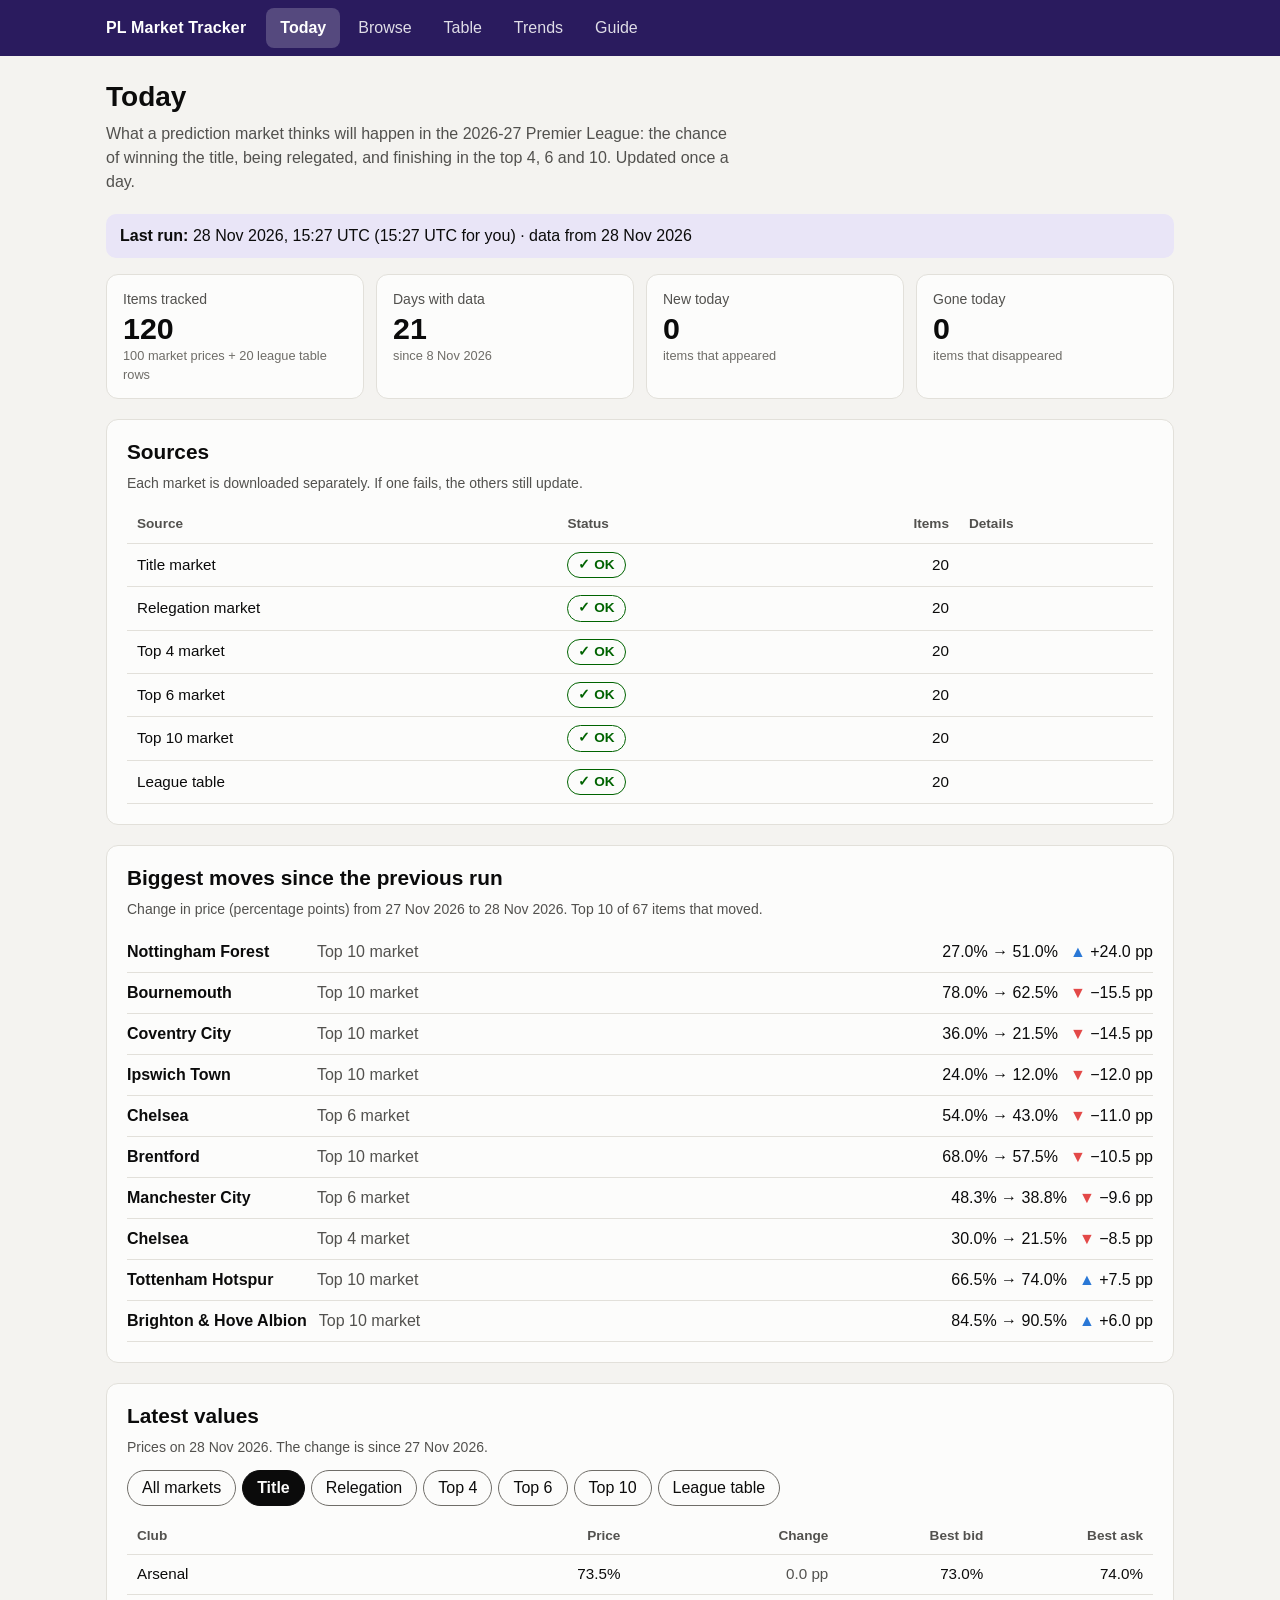
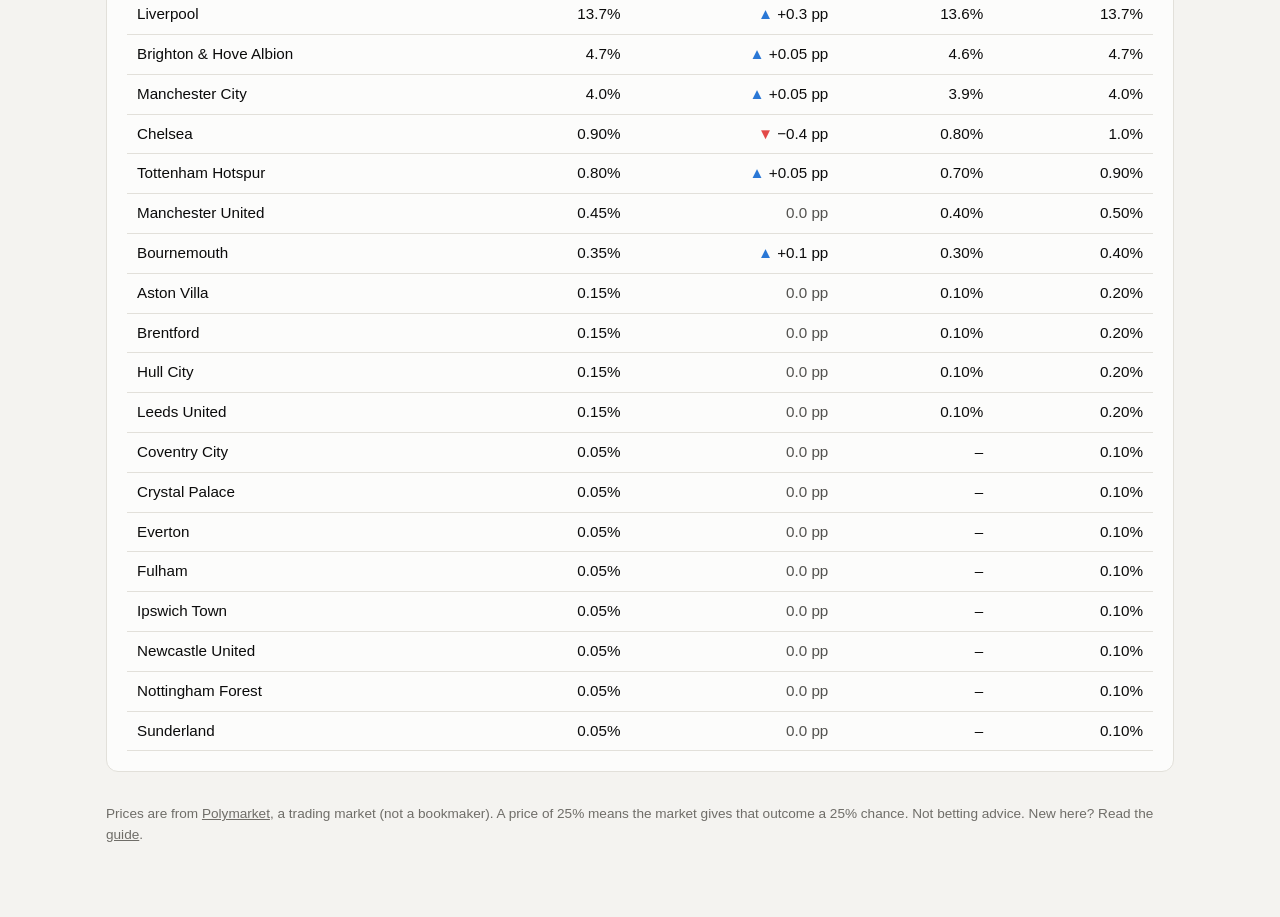
<file: index.html>
<!doctype html>
<html lang="en">
<head>
  <meta charset="utf-8">
  <meta name="viewport" content="width=device-width, initial-scale=1">
  <title>Today · PL Market Tracker</title>
  <meta name="description" content="Daily prices from the Premier League title, relegation and top-finish prediction markets, and what moved since the last run.">
  <meta name="theme-color" content="#2a1b5e">
  <link rel="manifest" href="manifest.webmanifest">
  <link rel="icon" href="icons/icon.svg" type="image/svg+xml">
  <link rel="apple-touch-icon" href="icons/icon-192.png">
  <link rel="stylesheet" href="assets/style.css">
</head>
<body data-page="today">
  <main id="main">
    <div class="page-head">
      <h1>Today</h1>
      <p>What a prediction market thinks will happen in the 2026-27 Premier League: the chance of winning the title, being relegated, and finishing in the top 4, 6 and 10. Updated once a day.</p>
    </div>
    <div id="app"><p class="muted">Loading the latest data…</p></div>
    <p class="footer">Prices are from <a href="https://polymarket.com">Polymarket</a>, a trading market (not a bookmaker). A price of 25% means the market gives that outcome a 25% chance. Not betting advice. New here? Read the <a href="guide.html">guide</a>.</p>
  </main>
  <script type="module" src="assets/today.mjs"></script>
</body>
</html>
</file>
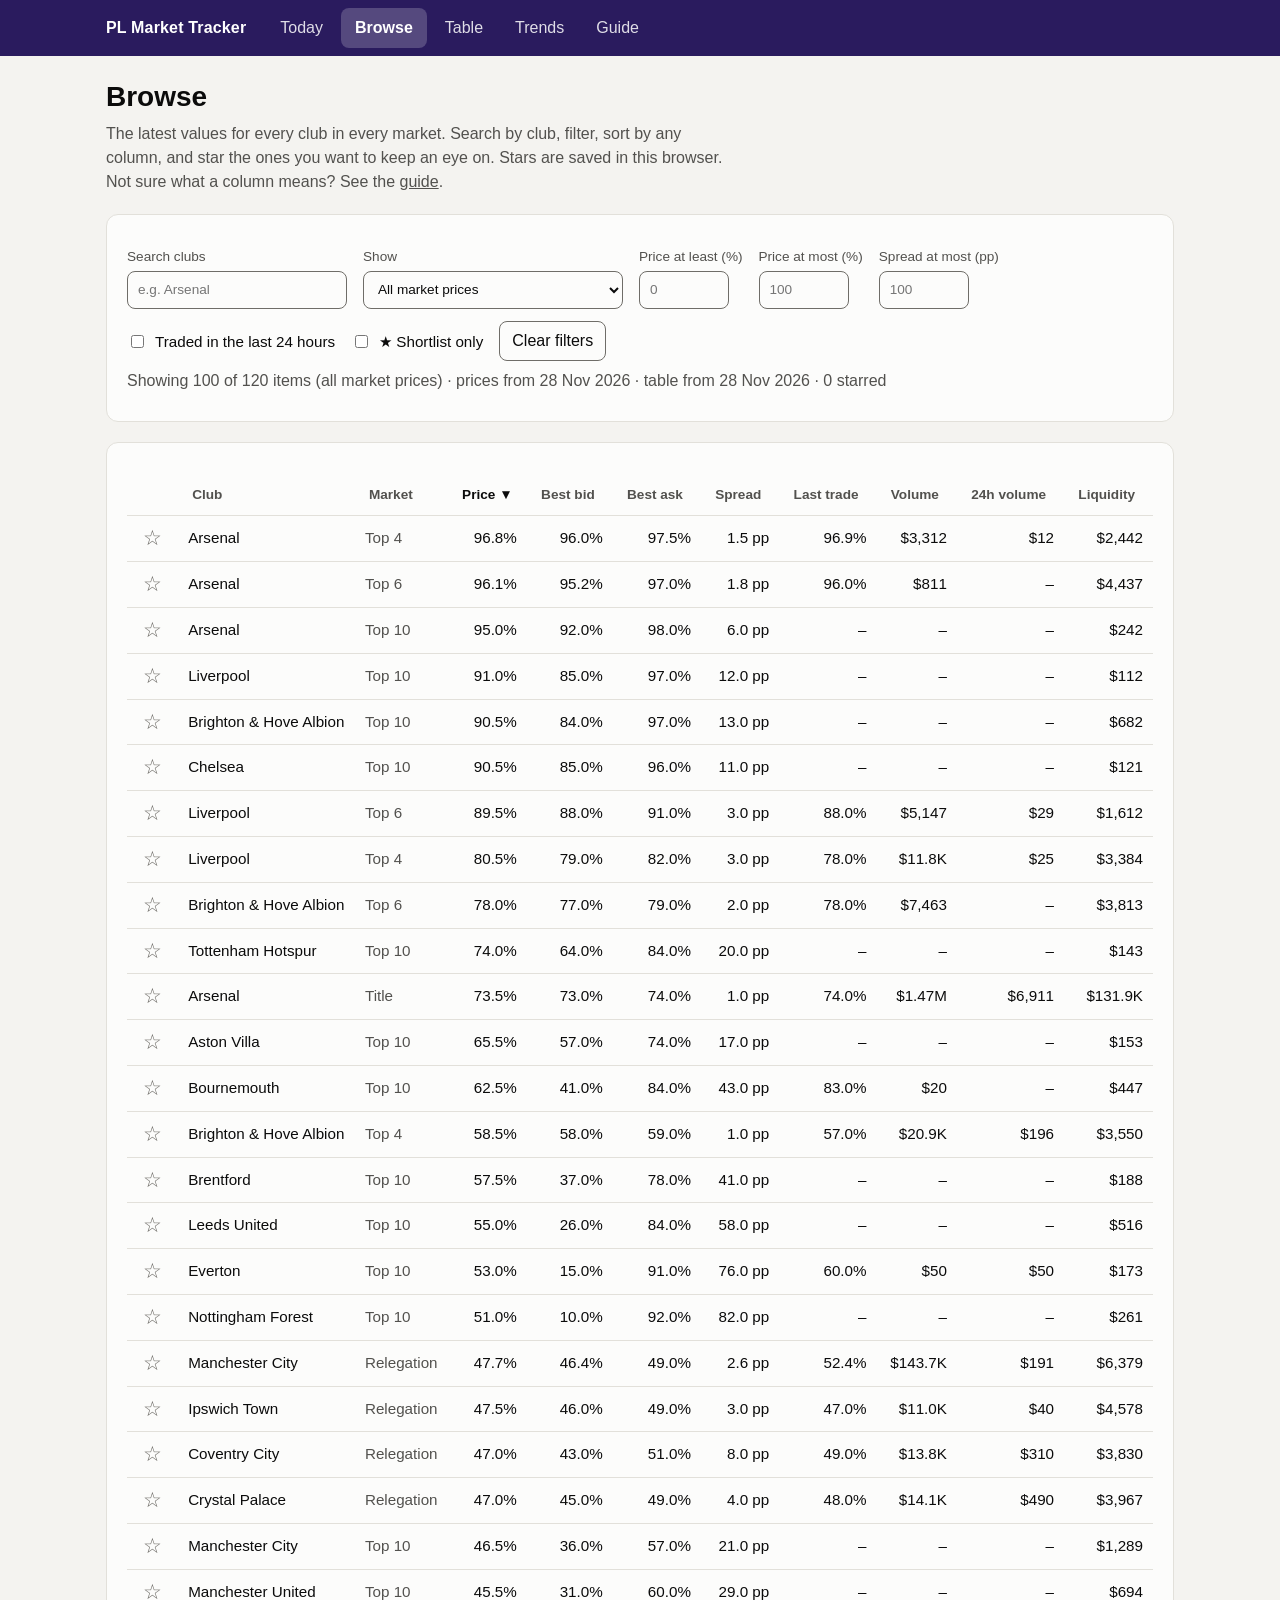
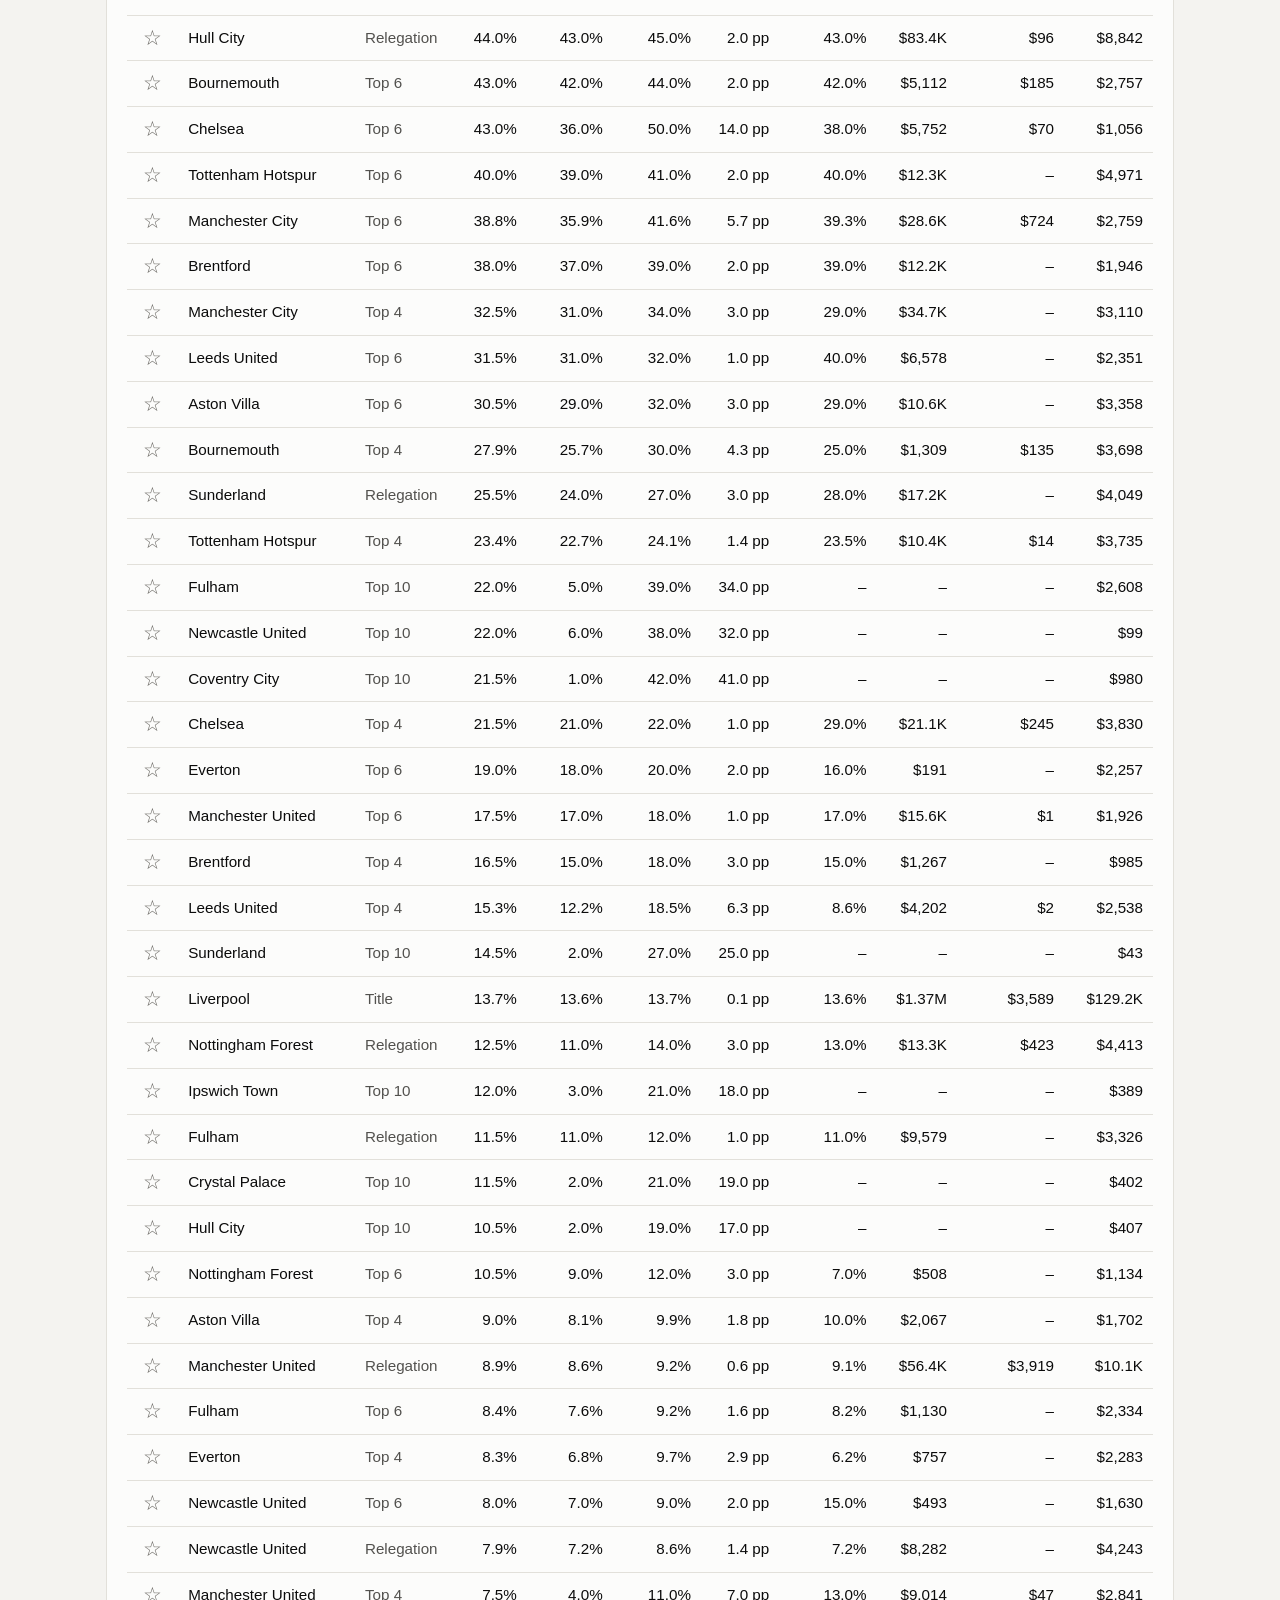
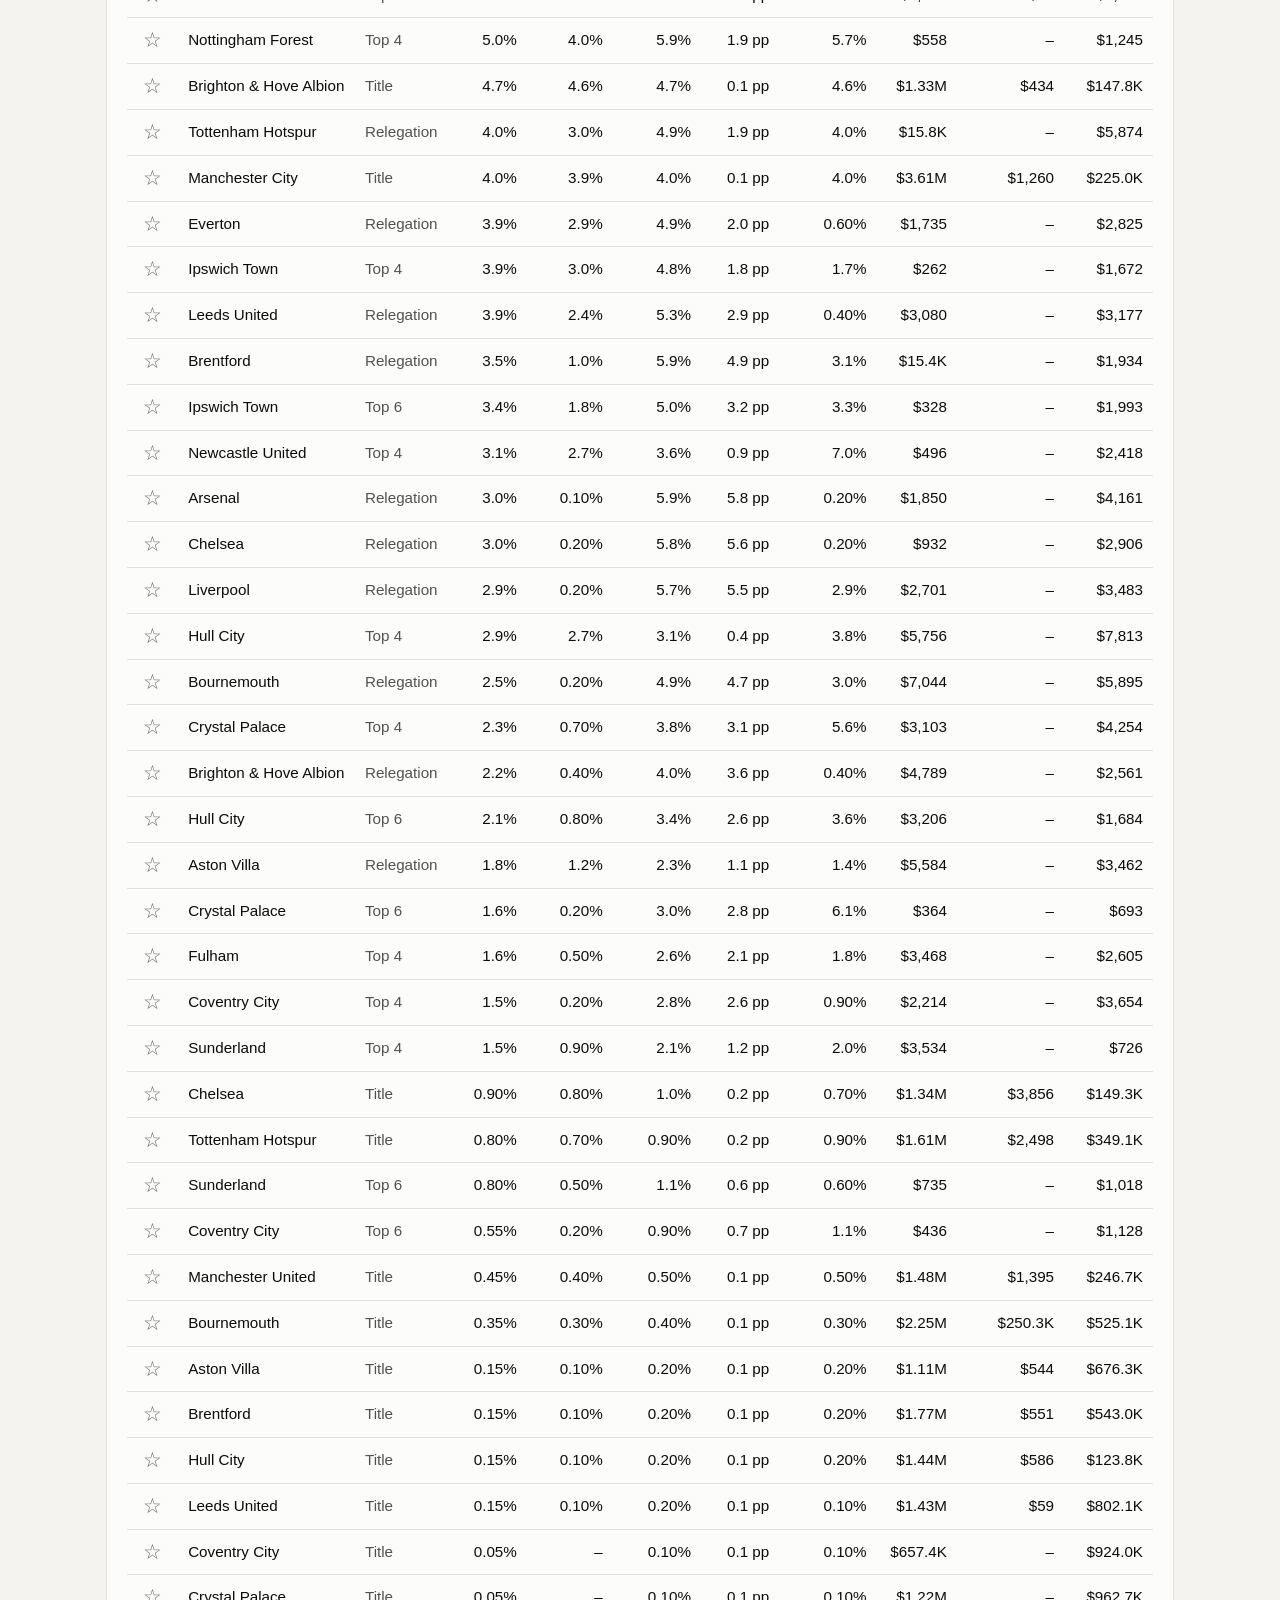
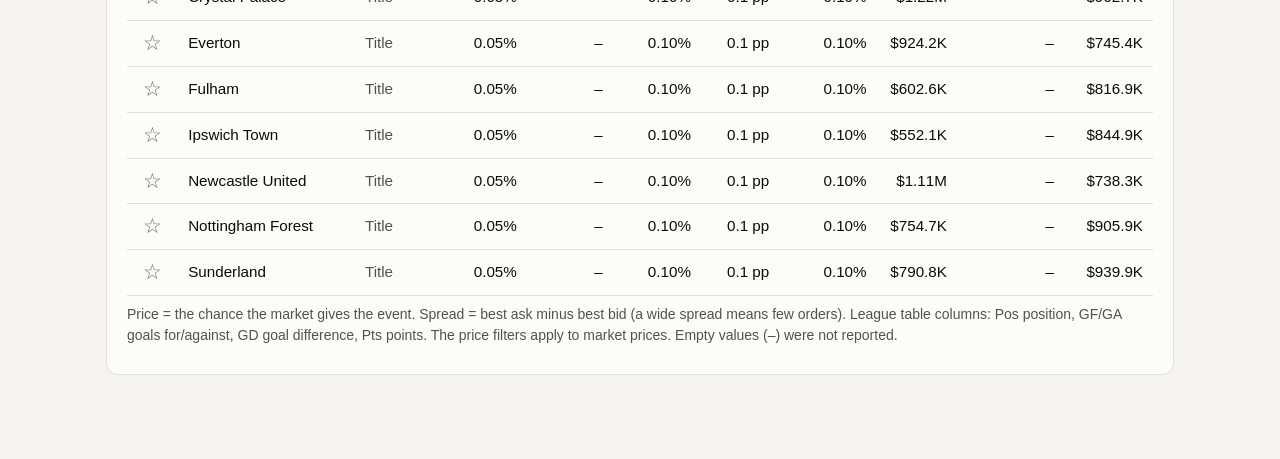
<file: browse.html>
<!doctype html>
<html lang="en">
<head>
  <meta charset="utf-8">
  <meta name="viewport" content="width=device-width, initial-scale=1">
  <title>Browse · PL Market Tracker</title>
  <meta name="description" content="Search, filter and sort the latest Premier League market prices for every club, and star your shortlist.">
  <meta name="theme-color" content="#2a1b5e">
  <link rel="manifest" href="manifest.webmanifest">
  <link rel="icon" href="icons/icon.svg" type="image/svg+xml">
  <link rel="apple-touch-icon" href="icons/icon-192.png">
  <link rel="stylesheet" href="assets/style.css">
</head>
<body data-page="browse">
  <main id="main">
    <div class="page-head">
      <h1>Browse</h1>
      <p>The latest values for every club in every market. Search by club, filter, sort by any column, and star the ones you want to keep an eye on. Stars are saved in this browser. Not sure what a column means? See the <a href="guide.html#glossary">guide</a>.</p>
    </div>
    <div id="app"><p class="muted">Loading the latest data…</p></div>
  </main>
  <script type="module" src="assets/browse.mjs"></script>
</body>
</html>
</file>
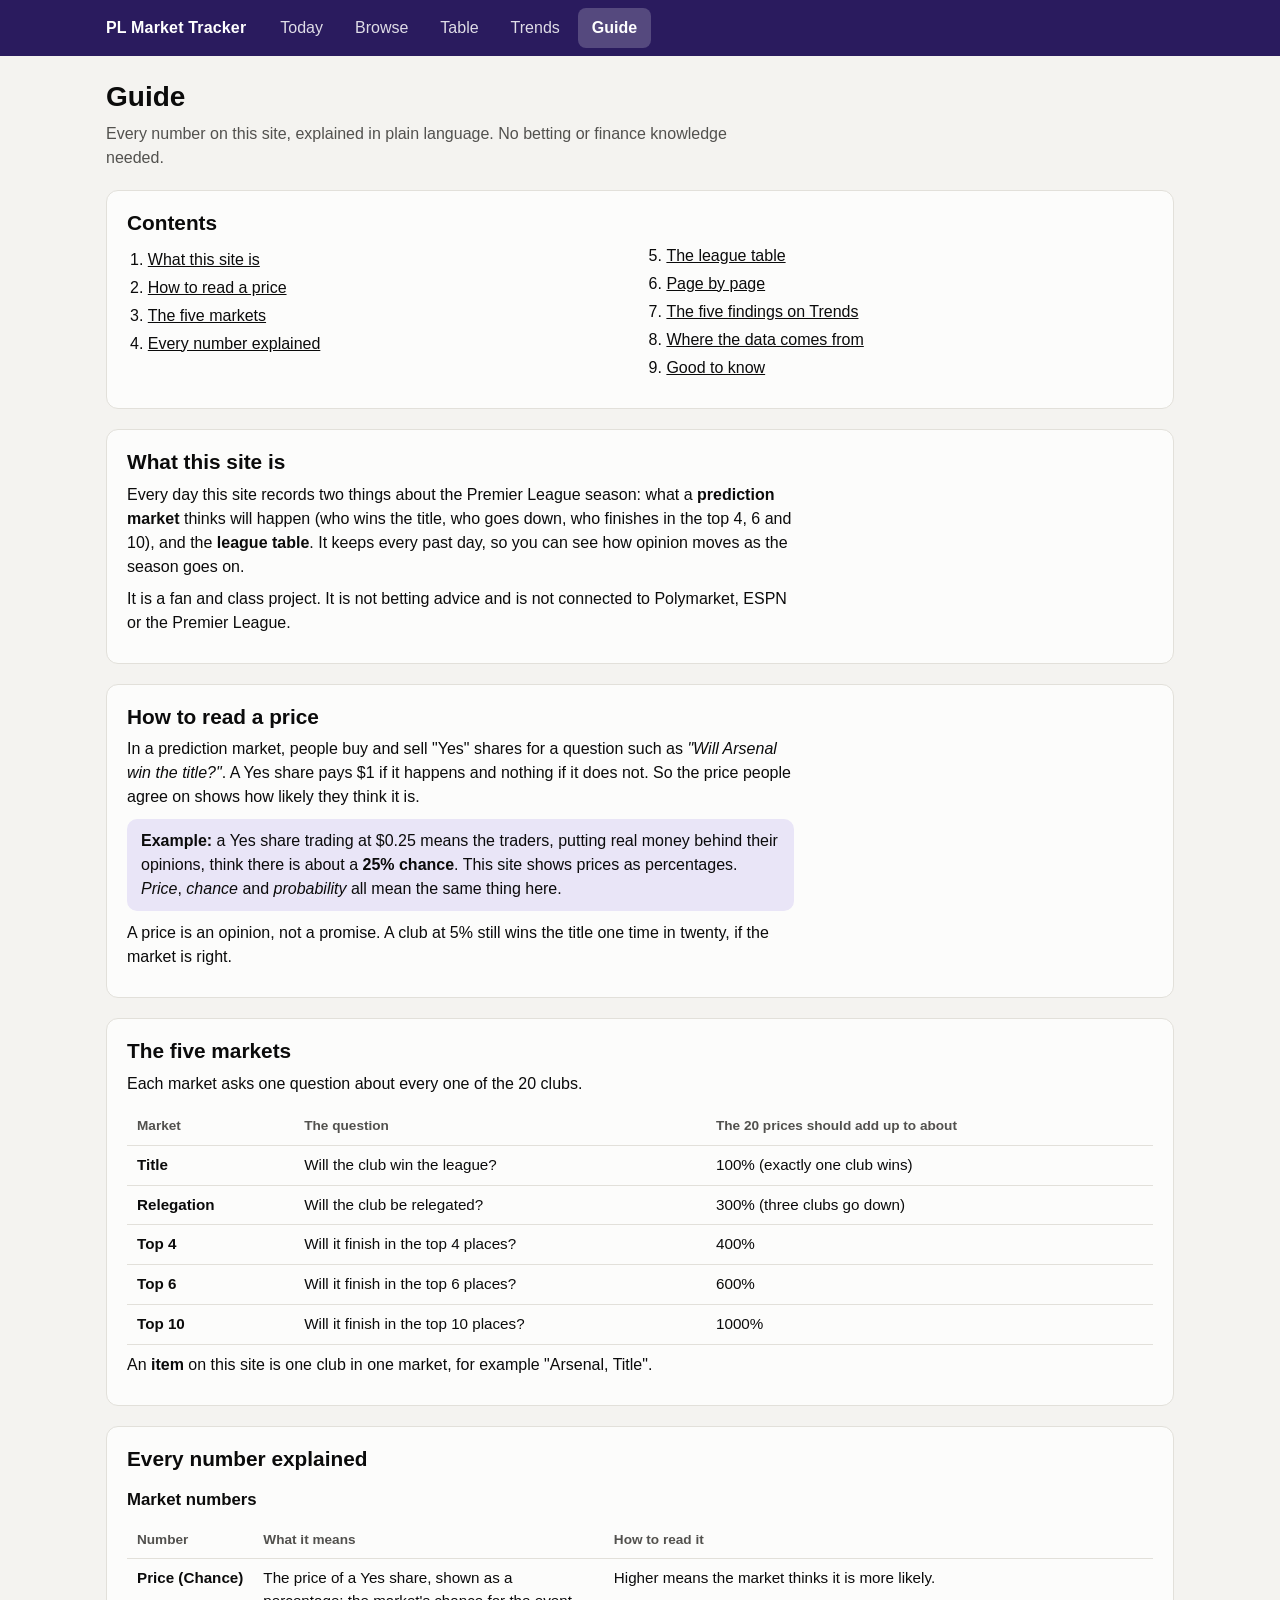
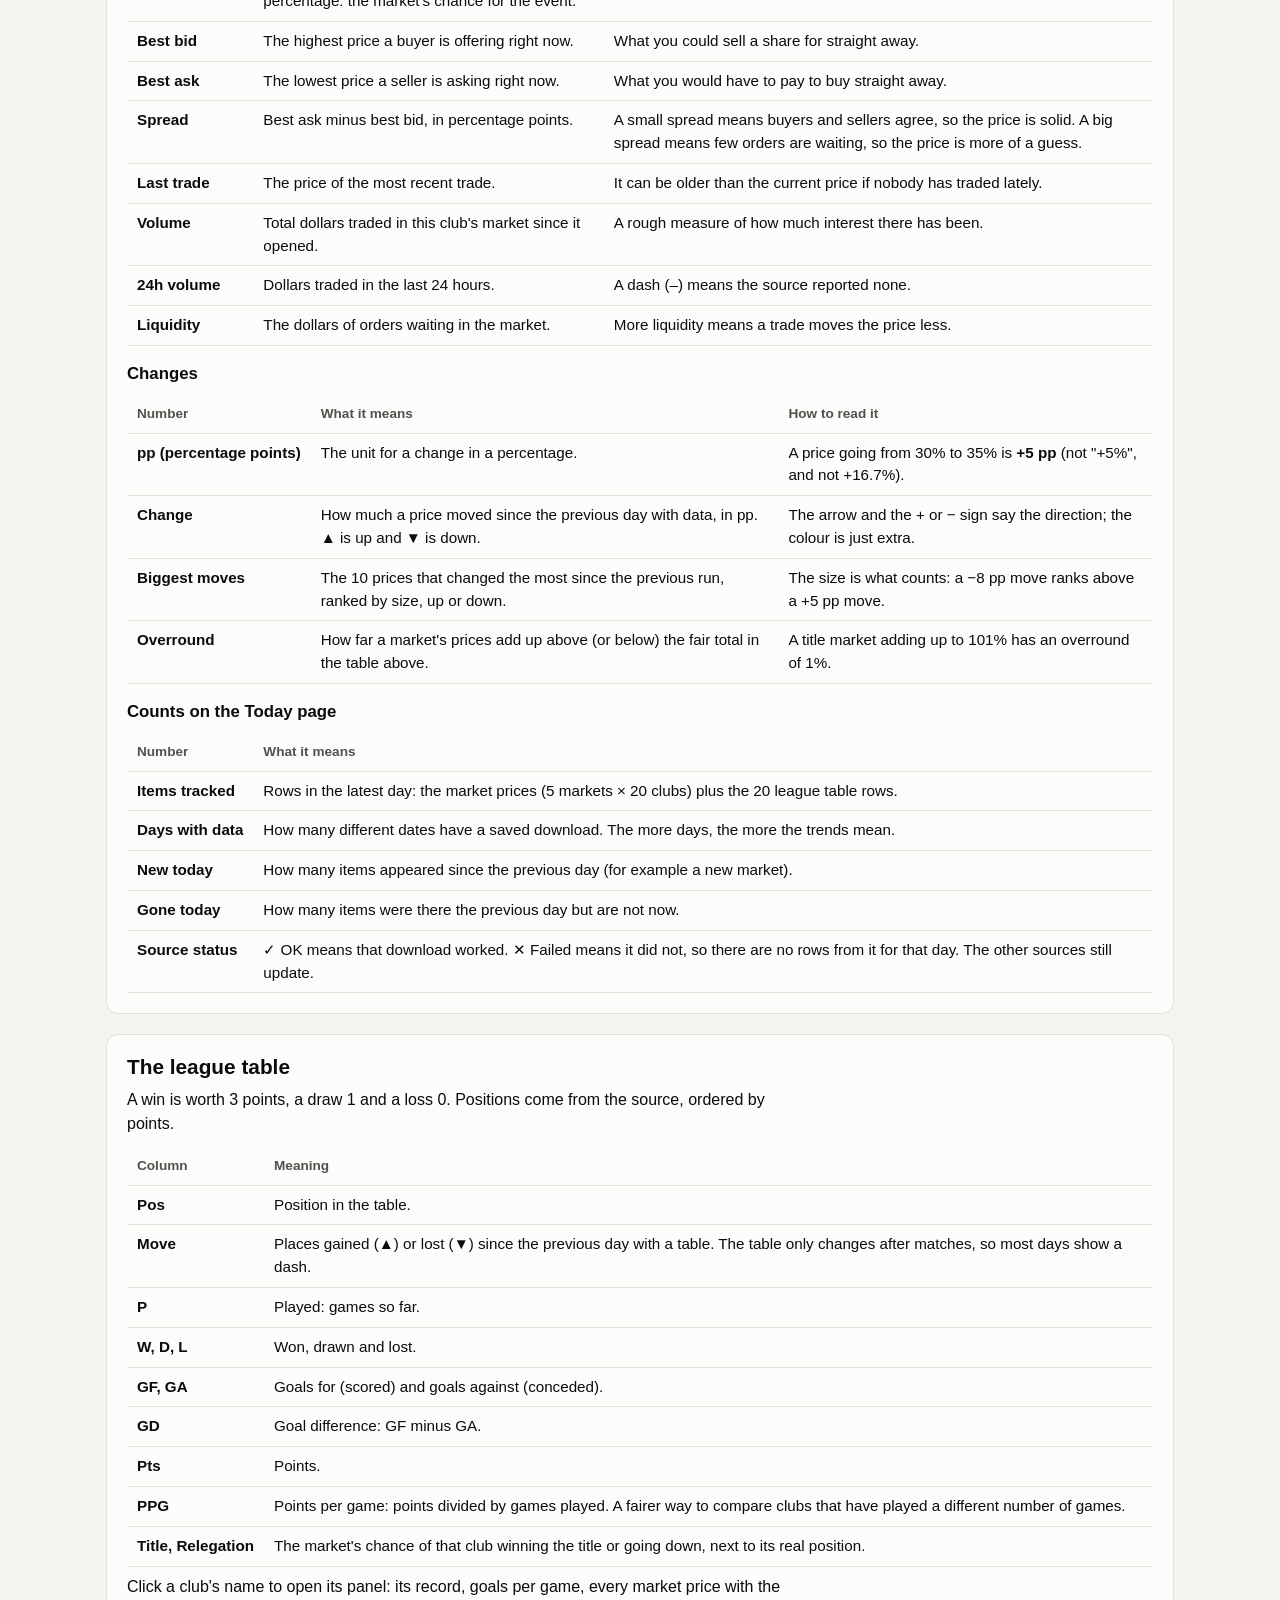
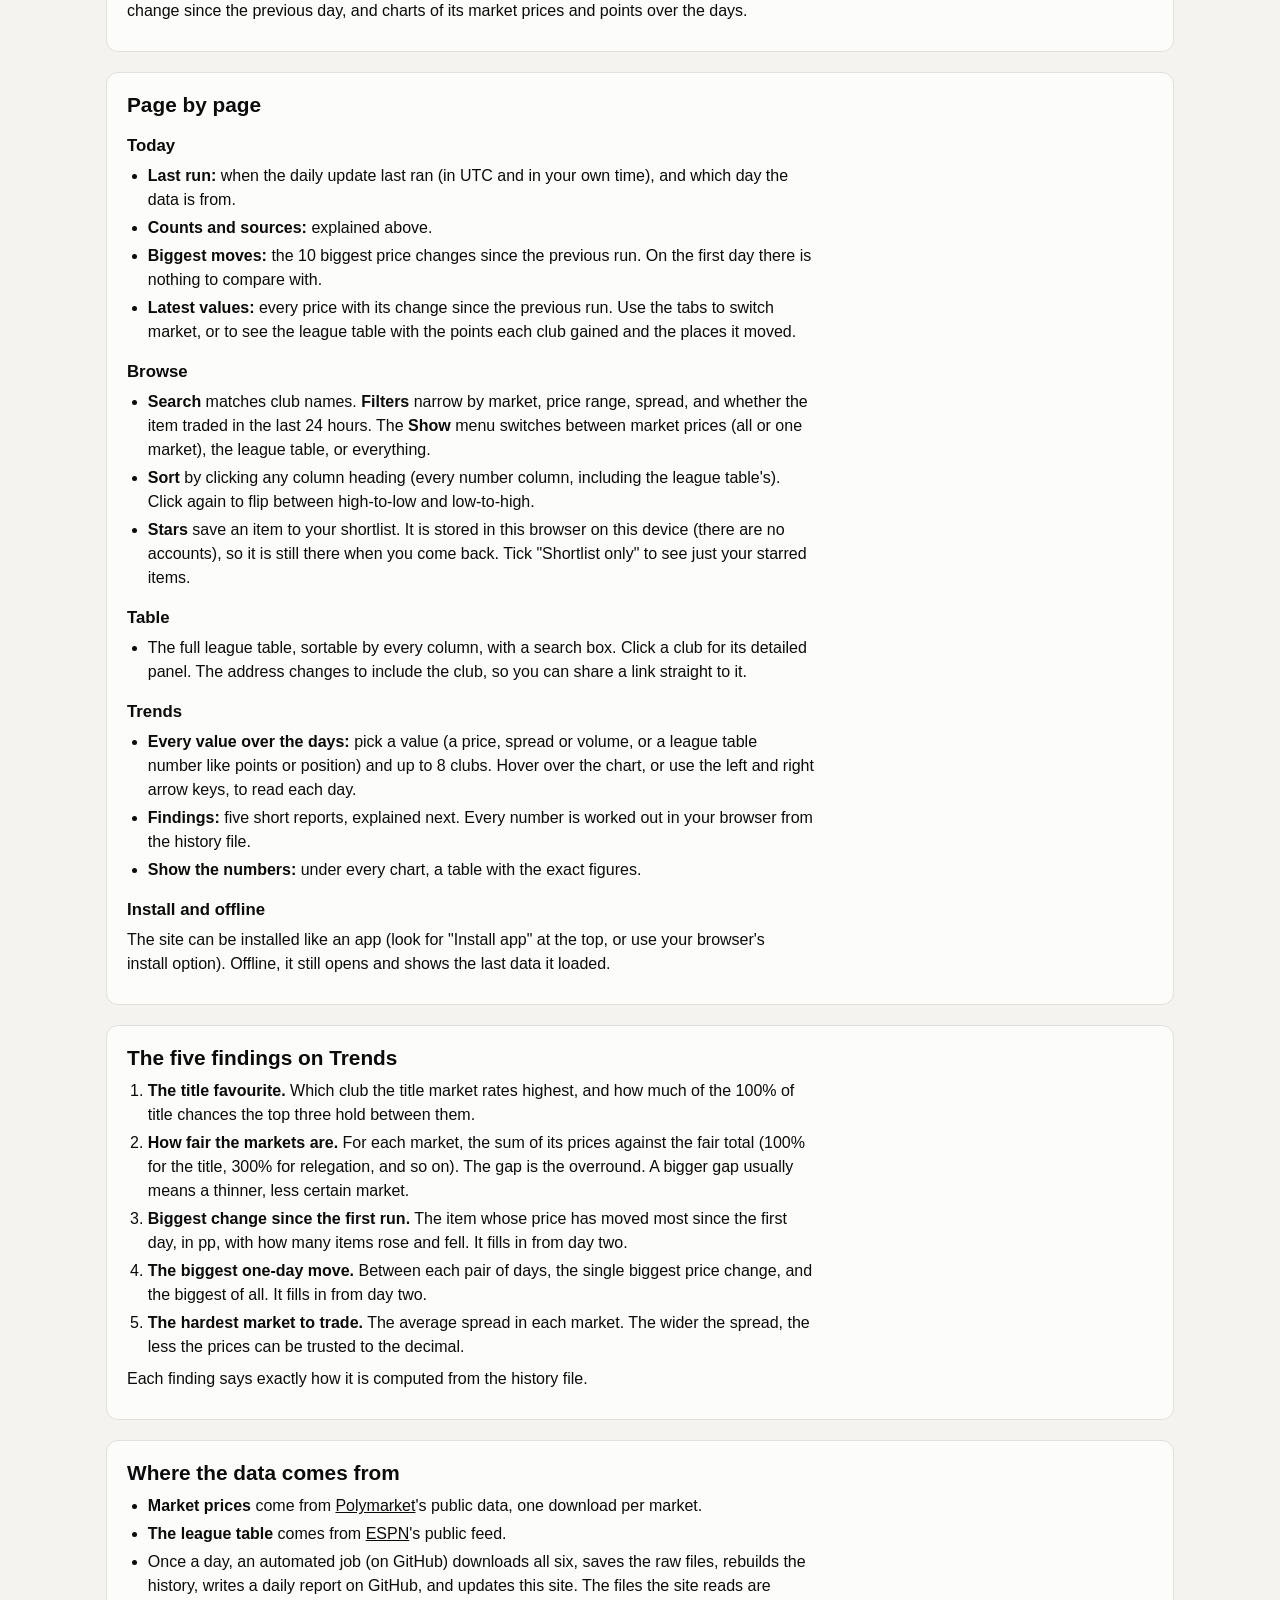
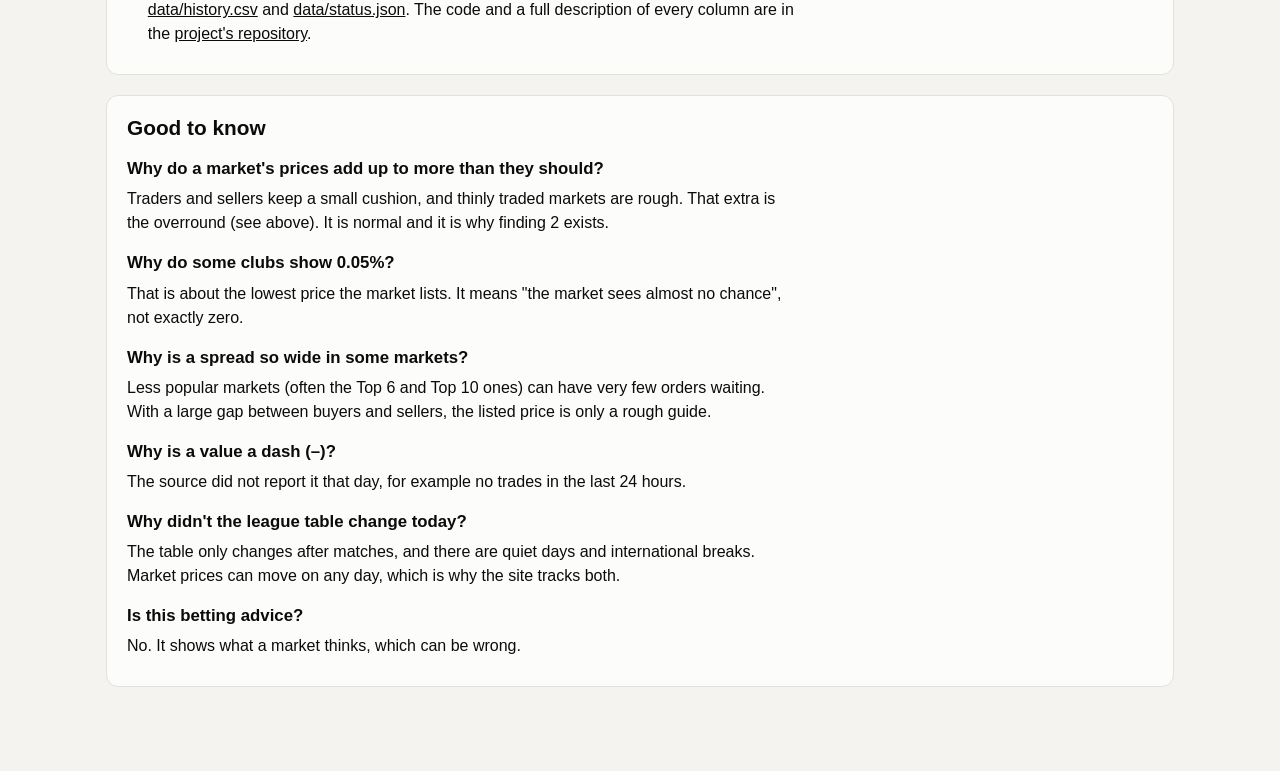
<file: guide.html>
<!doctype html>
<html lang="en">
<head>
  <meta charset="utf-8">
  <meta name="viewport" content="width=device-width, initial-scale=1">
  <title>Guide · PL Market Tracker</title>
  <meta name="description" content="Every number on the PL Market Tracker explained in plain language: prices, spreads, volume, the league table, and what each page and chart shows.">
  <meta name="theme-color" content="#2a1b5e">
  <link rel="manifest" href="manifest.webmanifest">
  <link rel="icon" href="icons/icon.svg" type="image/svg+xml">
  <link rel="apple-touch-icon" href="icons/icon-192.png">
  <link rel="stylesheet" href="assets/style.css">
</head>
<body data-page="guide">
  <main id="main" class="prose">
    <div class="page-head">
      <h1>Guide</h1>
      <p>Every number on this site, explained in plain language. No betting or finance knowledge needed.</p>
    </div>

    <section class="card">
      <h2>Contents</h2>
      <ol class="toc">
        <li><a href="#what">What this site is</a></li>
        <li><a href="#prices">How to read a price</a></li>
        <li><a href="#markets">The five markets</a></li>
        <li><a href="#glossary">Every number explained</a></li>
        <li><a href="#table">The league table</a></li>
        <li><a href="#pages">Page by page</a></li>
        <li><a href="#findings">The five findings on Trends</a></li>
        <li><a href="#data">Where the data comes from</a></li>
        <li><a href="#faq">Good to know</a></li>
      </ol>
    </section>

    <section class="card" aria-labelledby="what">
      <h2 id="what">What this site is</h2>
      <p>Every day this site records two things about the Premier League season: what a <strong>prediction market</strong> thinks will happen (who wins the title, who goes down, who finishes in the top 4, 6 and 10), and the <strong>league table</strong>. It keeps every past day, so you can see how opinion moves as the season goes on.</p>
      <p>It is a fan and class project. It is not betting advice and is not connected to Polymarket, ESPN or the Premier League.</p>
    </section>

    <section class="card" aria-labelledby="prices">
      <h2 id="prices">How to read a price</h2>
      <p>In a prediction market, people buy and sell "Yes" shares for a question such as <em>"Will Arsenal win the title?"</em>. A Yes share pays $1 if it happens and nothing if it does not. So the price people agree on shows how likely they think it is.</p>
      <div class="example"><strong>Example:</strong> a Yes share trading at $0.25 means the traders, putting real money behind their opinions, think there is about a <strong>25% chance</strong>. This site shows prices as percentages. <em>Price</em>, <em>chance</em> and <em>probability</em> all mean the same thing here.</div>
      <p>A price is an opinion, not a promise. A club at 5% still wins the title one time in twenty, if the market is right.</p>
    </section>

    <section class="card" aria-labelledby="markets">
      <h2 id="markets">The five markets</h2>
      <p>Each market asks one question about every one of the 20 clubs.</p>
      <div class="table-wrap"><table>
        <thead><tr><th scope="col">Market</th><th scope="col">The question</th><th scope="col">The 20 prices should add up to about</th></tr></thead>
        <tbody>
          <tr><td>Title</td><td>Will the club win the league?</td><td>100% (exactly one club wins)</td></tr>
          <tr><td>Relegation</td><td>Will the club be relegated?</td><td>300% (three clubs go down)</td></tr>
          <tr><td>Top 4</td><td>Will it finish in the top 4 places?</td><td>400%</td></tr>
          <tr><td>Top 6</td><td>Will it finish in the top 6 places?</td><td>600%</td></tr>
          <tr><td>Top 10</td><td>Will it finish in the top 10 places?</td><td>1000%</td></tr>
        </tbody>
      </table></div>
      <p>An <strong>item</strong> on this site is one club in one market, for example "Arsenal, Title".</p>
    </section>

    <section class="card" aria-labelledby="glossary">
      <h2 id="glossary">Every number explained</h2>
      <h3>Market numbers</h3>
      <div class="table-wrap"><table>
        <thead><tr><th scope="col">Number</th><th scope="col">What it means</th><th scope="col">How to read it</th></tr></thead>
        <tbody>
          <tr><td>Price (Chance)</td><td>The price of a Yes share, shown as a percentage: the market's chance for the event.</td><td>Higher means the market thinks it is more likely.</td></tr>
          <tr><td>Best bid</td><td>The highest price a buyer is offering right now.</td><td>What you could sell a share for straight away.</td></tr>
          <tr><td>Best ask</td><td>The lowest price a seller is asking right now.</td><td>What you would have to pay to buy straight away.</td></tr>
          <tr><td>Spread</td><td>Best ask minus best bid, in percentage points.</td><td>A small spread means buyers and sellers agree, so the price is solid. A big spread means few orders are waiting, so the price is more of a guess.</td></tr>
          <tr><td>Last trade</td><td>The price of the most recent trade.</td><td>It can be older than the current price if nobody has traded lately.</td></tr>
          <tr><td>Volume</td><td>Total dollars traded in this club's market since it opened.</td><td>A rough measure of how much interest there has been.</td></tr>
          <tr><td>24h volume</td><td>Dollars traded in the last 24 hours.</td><td>A dash (–) means the source reported none.</td></tr>
          <tr><td>Liquidity</td><td>The dollars of orders waiting in the market.</td><td>More liquidity means a trade moves the price less.</td></tr>
        </tbody>
      </table></div>

      <h3>Changes</h3>
      <div class="table-wrap"><table>
        <thead><tr><th scope="col">Number</th><th scope="col">What it means</th><th scope="col">How to read it</th></tr></thead>
        <tbody>
          <tr><td>pp (percentage points)</td><td>The unit for a change in a percentage.</td><td>A price going from 30% to 35% is <strong>+5 pp</strong> (not "+5%", and not +16.7%).</td></tr>
          <tr><td>Change</td><td>How much a price moved since the previous day with data, in pp. ▲ is up and ▼ is down.</td><td>The arrow and the + or − sign say the direction; the colour is just extra.</td></tr>
          <tr><td>Biggest moves</td><td>The 10 prices that changed the most since the previous run, ranked by size, up or down.</td><td>The size is what counts: a −8 pp move ranks above a +5 pp move.</td></tr>
          <tr><td>Overround</td><td>How far a market's prices add up above (or below) the fair total in the table above.</td><td>A title market adding up to 101% has an overround of 1%.</td></tr>
        </tbody>
      </table></div>

      <h3>Counts on the Today page</h3>
      <div class="table-wrap"><table>
        <thead><tr><th scope="col">Number</th><th scope="col">What it means</th></tr></thead>
        <tbody>
          <tr><td>Items tracked</td><td>Rows in the latest day: the market prices (5 markets × 20 clubs) plus the 20 league table rows.</td></tr>
          <tr><td>Days with data</td><td>How many different dates have a saved download. The more days, the more the trends mean.</td></tr>
          <tr><td>New today</td><td>How many items appeared since the previous day (for example a new market).</td></tr>
          <tr><td>Gone today</td><td>How many items were there the previous day but are not now.</td></tr>
          <tr><td>Source status</td><td>✓ OK means that download worked. ✕ Failed means it did not, so there are no rows from it for that day. The other sources still update.</td></tr>
        </tbody>
      </table></div>
    </section>

    <section class="card" aria-labelledby="table">
      <h2 id="table">The league table</h2>
      <p>A win is worth 3 points, a draw 1 and a loss 0. Positions come from the source, ordered by points.</p>
      <div class="table-wrap"><table>
        <thead><tr><th scope="col">Column</th><th scope="col">Meaning</th></tr></thead>
        <tbody>
          <tr><td>Pos</td><td>Position in the table.</td></tr>
          <tr><td>Move</td><td>Places gained (▲) or lost (▼) since the previous day with a table. The table only changes after matches, so most days show a dash.</td></tr>
          <tr><td>P</td><td>Played: games so far.</td></tr>
          <tr><td>W, D, L</td><td>Won, drawn and lost.</td></tr>
          <tr><td>GF, GA</td><td>Goals for (scored) and goals against (conceded).</td></tr>
          <tr><td>GD</td><td>Goal difference: GF minus GA.</td></tr>
          <tr><td>Pts</td><td>Points.</td></tr>
          <tr><td>PPG</td><td>Points per game: points divided by games played. A fairer way to compare clubs that have played a different number of games.</td></tr>
          <tr><td>Title, Relegation</td><td>The market's chance of that club winning the title or going down, next to its real position.</td></tr>
        </tbody>
      </table></div>
      <p>Click a club's name to open its panel: its record, goals per game, every market price with the change since the previous day, and charts of its market prices and points over the days.</p>
    </section>

    <section class="card" aria-labelledby="pages">
      <h2 id="pages">Page by page</h2>
      <h3>Today</h3>
      <ul>
        <li><strong>Last run:</strong> when the daily update last ran (in UTC and in your own time), and which day the data is from.</li>
        <li><strong>Counts and sources:</strong> explained above.</li>
        <li><strong>Biggest moves:</strong> the 10 biggest price changes since the previous run. On the first day there is nothing to compare with.</li>
        <li><strong>Latest values:</strong> every price with its change since the previous run. Use the tabs to switch market, or to see the league table with the points each club gained and the places it moved.</li>
      </ul>
      <h3>Browse</h3>
      <ul>
        <li><strong>Search</strong> matches club names. <strong>Filters</strong> narrow by market, price range, spread, and whether the item traded in the last 24 hours. The <strong>Show</strong> menu switches between market prices (all or one market), the league table, or everything.</li>
        <li><strong>Sort</strong> by clicking any column heading (every number column, including the league table's). Click again to flip between high-to-low and low-to-high.</li>
        <li><strong>Stars</strong> save an item to your shortlist. It is stored in this browser on this device (there are no accounts), so it is still there when you come back. Tick "Shortlist only" to see just your starred items.</li>
      </ul>
      <h3>Table</h3>
      <ul>
        <li>The full league table, sortable by every column, with a search box. Click a club for its detailed panel. The address changes to include the club, so you can share a link straight to it.</li>
      </ul>
      <h3>Trends</h3>
      <ul>
        <li><strong>Every value over the days:</strong> pick a value (a price, spread or volume, or a league table number like points or position) and up to 8 clubs. Hover over the chart, or use the left and right arrow keys, to read each day.</li>
        <li><strong>Findings:</strong> five short reports, explained next. Every number is worked out in your browser from the history file.</li>
        <li><strong>Show the numbers:</strong> under every chart, a table with the exact figures.</li>
      </ul>
      <h3>Install and offline</h3>
      <p>The site can be installed like an app (look for "Install app" at the top, or use your browser's install option). Offline, it still opens and shows the last data it loaded.</p>
    </section>

    <section class="card" aria-labelledby="findings">
      <h2 id="findings">The five findings on Trends</h2>
      <ol>
        <li><strong>The title favourite.</strong> Which club the title market rates highest, and how much of the 100% of title chances the top three hold between them.</li>
        <li><strong>How fair the markets are.</strong> For each market, the sum of its prices against the fair total (100% for the title, 300% for relegation, and so on). The gap is the overround. A bigger gap usually means a thinner, less certain market.</li>
        <li><strong>Biggest change since the first run.</strong> The item whose price has moved most since the first day, in pp, with how many items rose and fell. It fills in from day two.</li>
        <li><strong>The biggest one-day move.</strong> Between each pair of days, the single biggest price change, and the biggest of all. It fills in from day two.</li>
        <li><strong>The hardest market to trade.</strong> The average spread in each market. The wider the spread, the less the prices can be trusted to the decimal.</li>
      </ol>
      <p>Each finding says exactly how it is computed from the history file.</p>
    </section>

    <section class="card" aria-labelledby="data">
      <h2 id="data">Where the data comes from</h2>
      <ul>
        <li><strong>Market prices</strong> come from <a href="https://polymarket.com">Polymarket</a>'s public data, one download per market.</li>
        <li><strong>The league table</strong> comes from <a href="https://www.espn.com/soccer/standings/_/league/eng.1">ESPN</a>'s public feed.</li>
        <li>Once a day, an automated job (on GitHub) downloads all six, saves the raw files, rebuilds the history, writes a daily report on GitHub, and updates this site. The files the site reads are <a href="data/history.csv">data/history.csv</a> and <a href="data/status.json">data/status.json</a>. The code and a full description of every column are in the <a href="https://github.com/ethankaufman/data-tracker">project's repository</a>.</li>
      </ul>
    </section>

    <section class="card" aria-labelledby="faq">
      <h2 id="faq">Good to know</h2>
      <h3>Why do a market's prices add up to more than they should?</h3>
      <p>Traders and sellers keep a small cushion, and thinly traded markets are rough. That extra is the overround (see above). It is normal and it is why finding 2 exists.</p>
      <h3>Why do some clubs show 0.05%?</h3>
      <p>That is about the lowest price the market lists. It means "the market sees almost no chance", not exactly zero.</p>
      <h3>Why is a spread so wide in some markets?</h3>
      <p>Less popular markets (often the Top 6 and Top 10 ones) can have very few orders waiting. With a large gap between buyers and sellers, the listed price is only a rough guide.</p>
      <h3>Why is a value a dash (–)?</h3>
      <p>The source did not report it that day, for example no trades in the last 24 hours.</p>
      <h3>Why didn't the league table change today?</h3>
      <p>The table only changes after matches, and there are quiet days and international breaks. Market prices can move on any day, which is why the site tracks both.</p>
      <h3>Is this betting advice?</h3>
      <p>No. It shows what a market thinks, which can be wrong.</p>
    </section>
  </main>
  <script type="module">
    import { startPage } from "./assets/ui.mjs";
    startPage();
  </script>
</body>
</html>
</file>
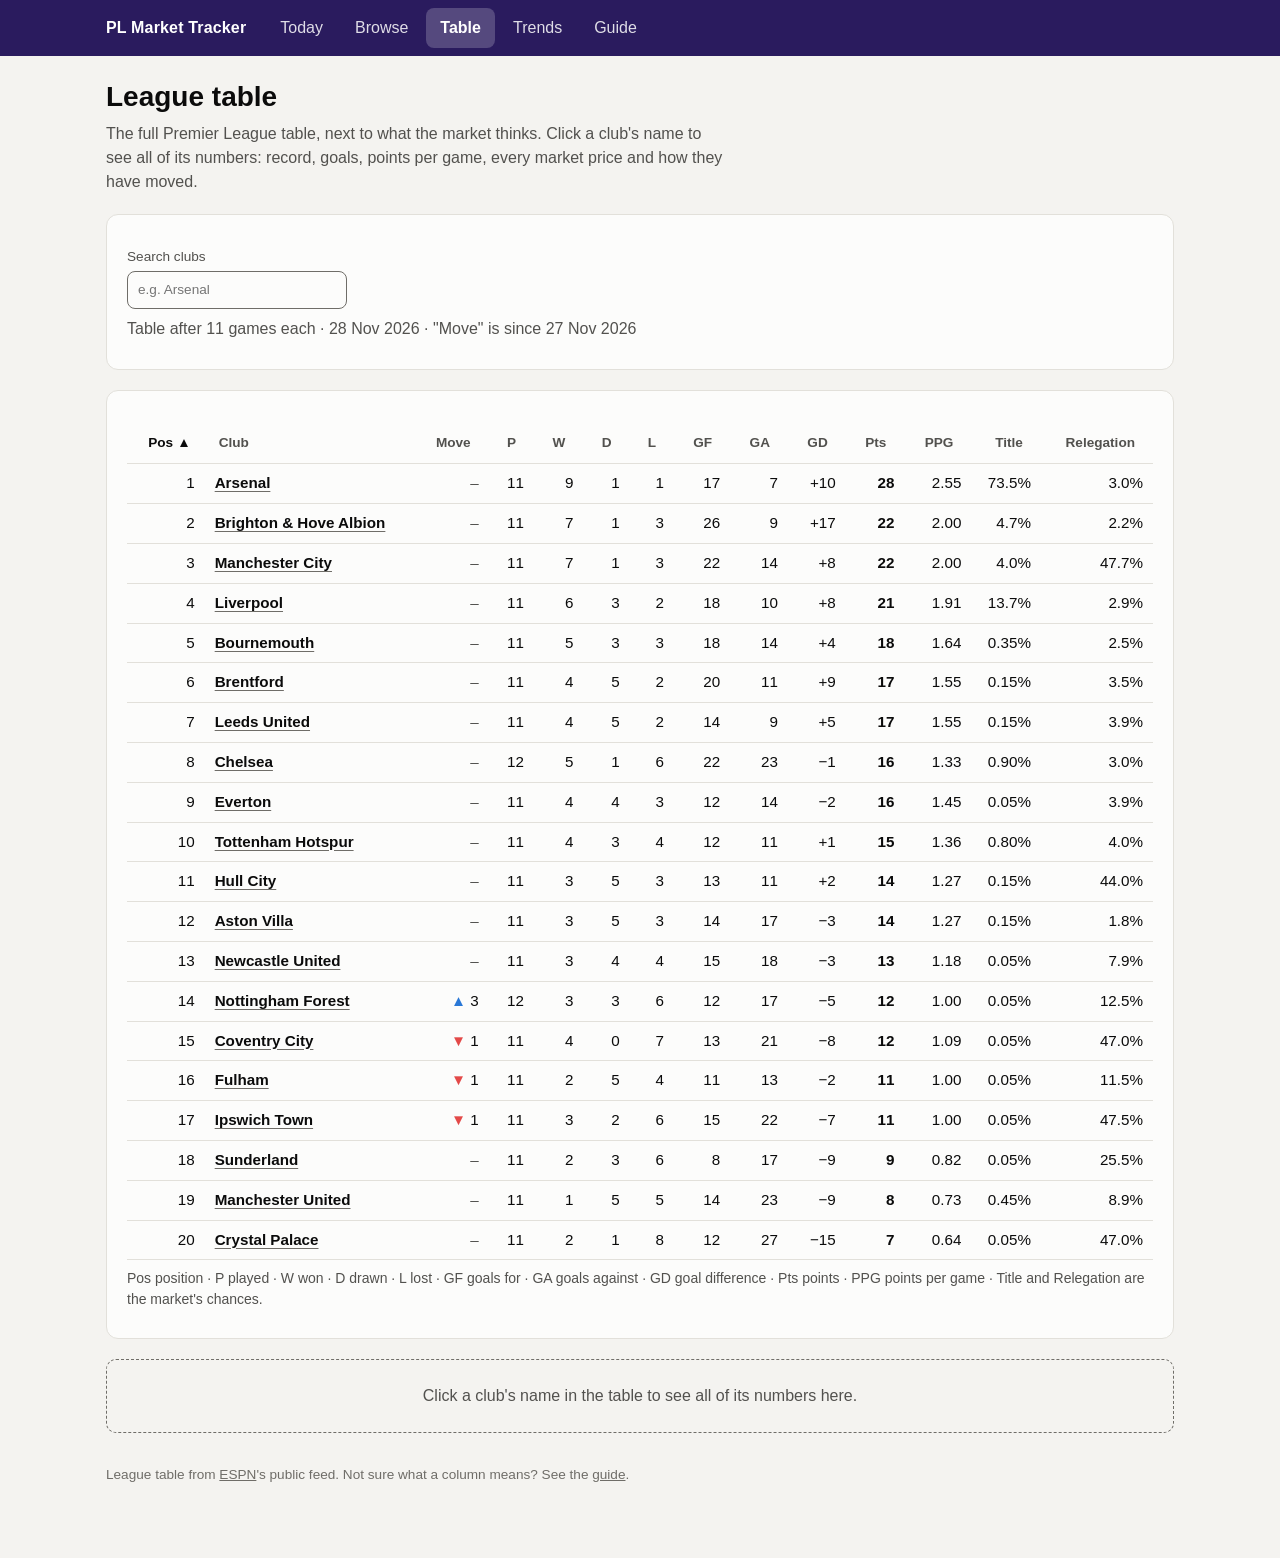
<file: table.html>
<!doctype html>
<html lang="en">
<head>
  <meta charset="utf-8">
  <meta name="viewport" content="width=device-width, initial-scale=1">
  <title>Table · PL Market Tracker</title>
  <meta name="description" content="The full Premier League table with every club's record, goals and points, and what the market thinks of each club.">
  <meta name="theme-color" content="#2a1b5e">
  <link rel="manifest" href="manifest.webmanifest">
  <link rel="icon" href="icons/icon.svg" type="image/svg+xml">
  <link rel="apple-touch-icon" href="icons/icon-192.png">
  <link rel="stylesheet" href="assets/style.css">
</head>
<body data-page="table">
  <main id="main">
    <div class="page-head">
      <h1>League table</h1>
      <p>The full Premier League table, next to what the market thinks. Click a club's name to see all of its numbers: record, goals, points per game, every market price and how they have moved.</p>
    </div>
    <div id="app"><p class="muted">Loading the table…</p></div>
    <p class="footer">League table from <a href="https://www.espn.com/soccer/standings/_/league/eng.1">ESPN</a>'s public feed. Not sure what a column means? See the <a href="guide.html#table">guide</a>.</p>
  </main>
  <script type="module" src="assets/table.mjs"></script>
</body>
</html>
</file>
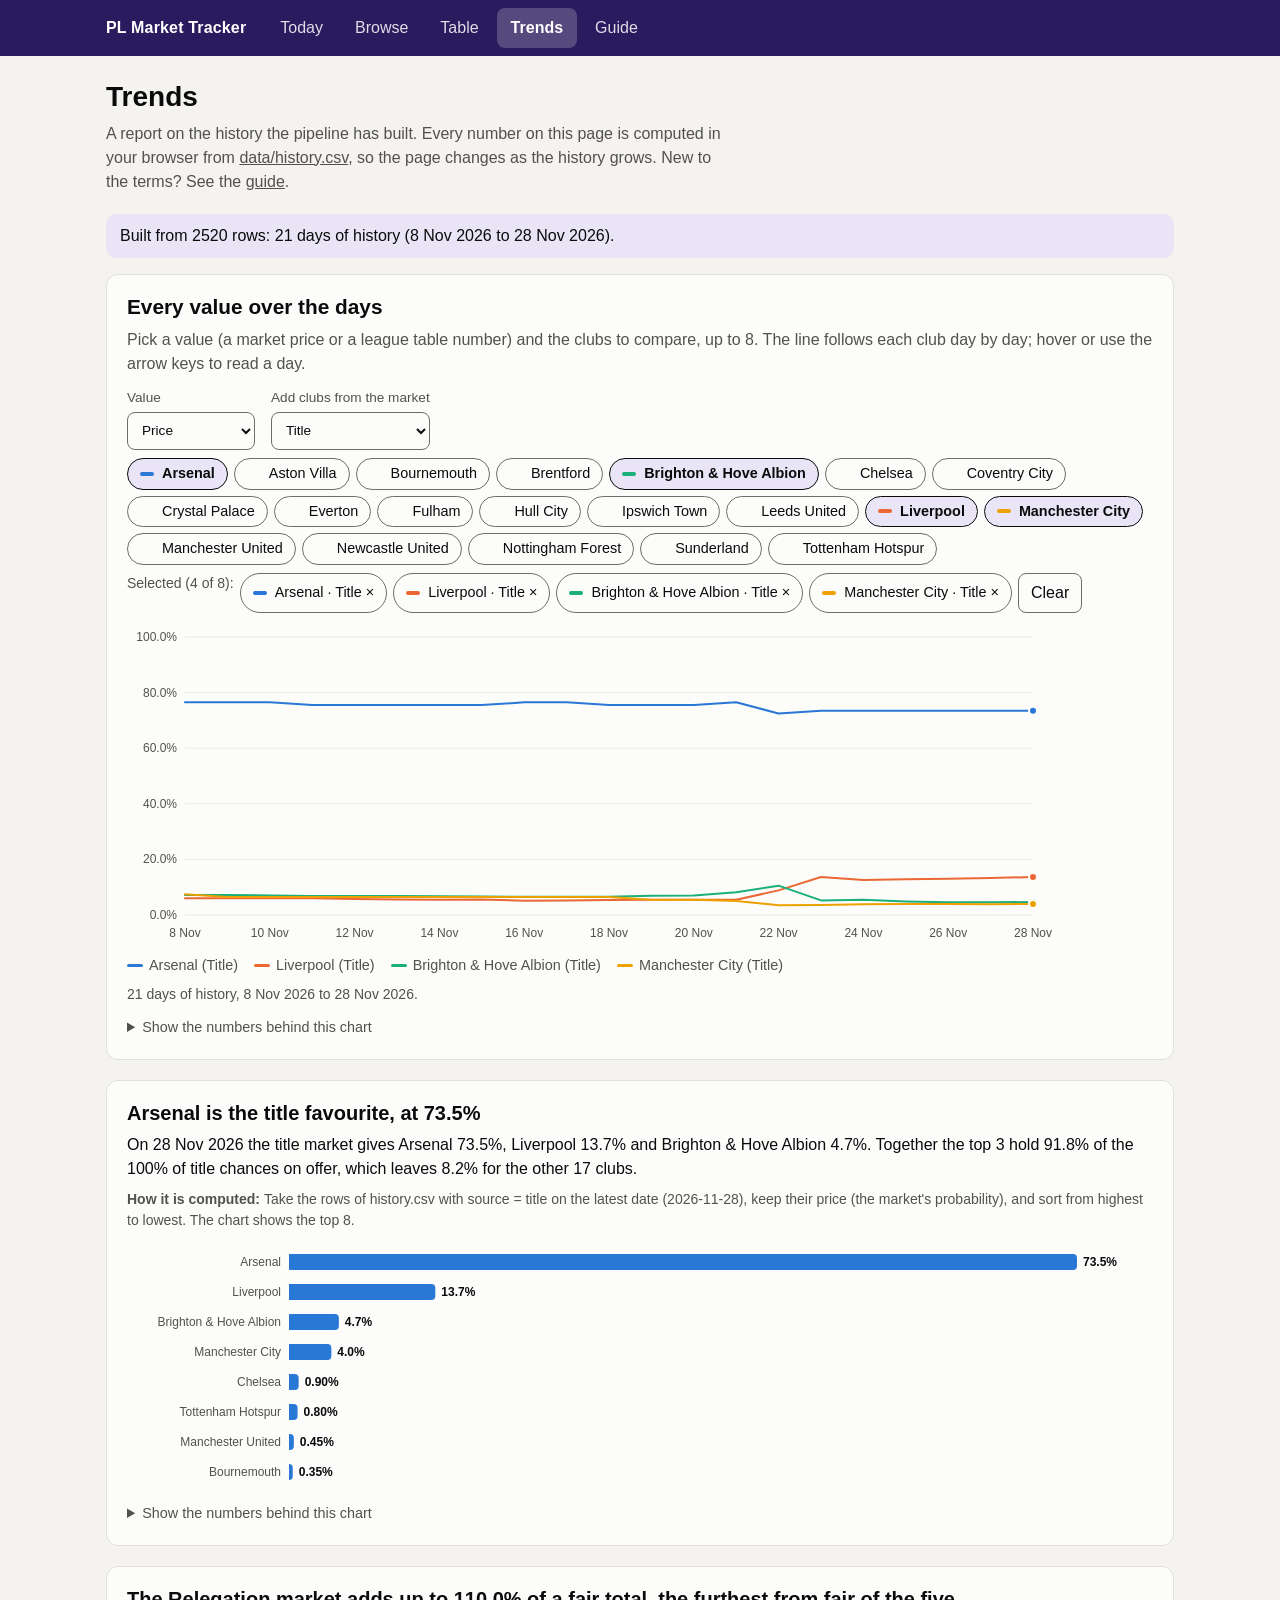
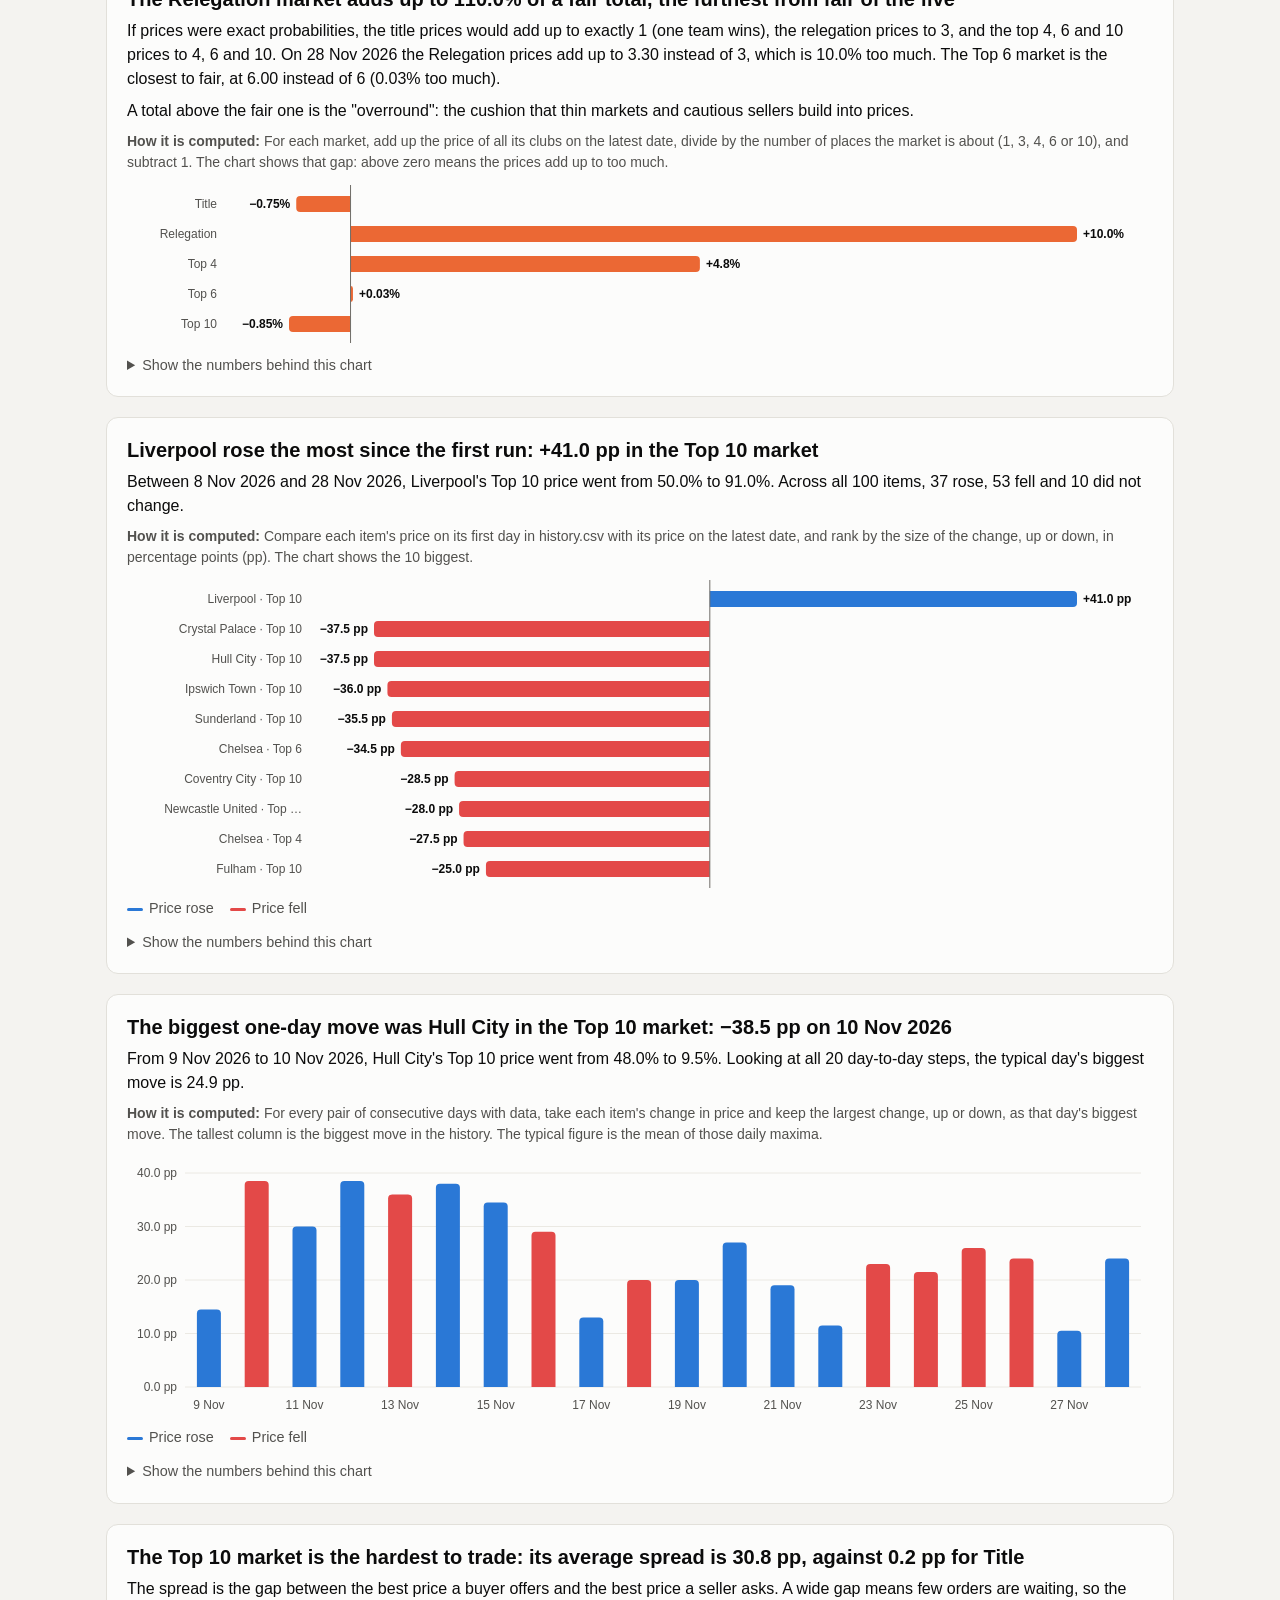
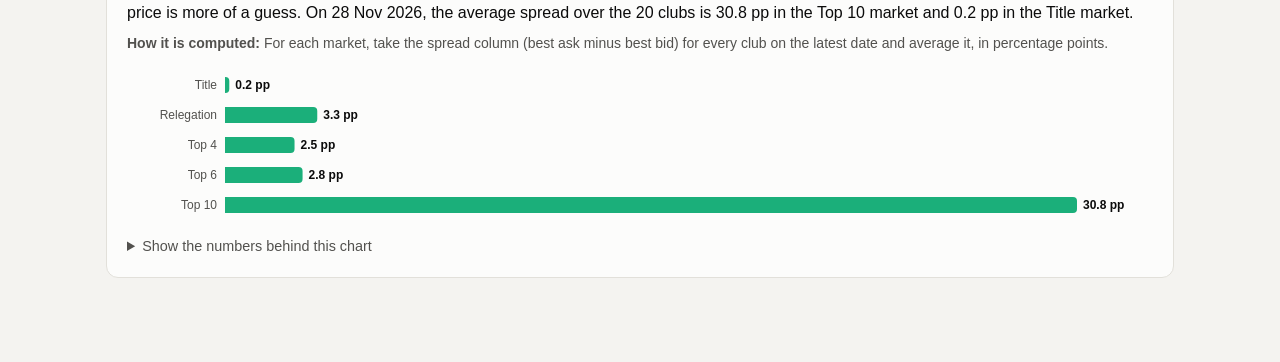
<file: trends.html>
<!doctype html>
<html lang="en">
<head>
  <meta charset="utf-8">
  <meta name="viewport" content="width=device-width, initial-scale=1">
  <title>Trends · PL Market Tracker</title>
  <meta name="description" content="What the Premier League market prices have done over time: the title race, how fair the markets are, the biggest moves and how easy each market is to trade.">
  <meta name="theme-color" content="#2a1b5e">
  <link rel="manifest" href="manifest.webmanifest">
  <link rel="icon" href="icons/icon.svg" type="image/svg+xml">
  <link rel="apple-touch-icon" href="icons/icon-192.png">
  <link rel="stylesheet" href="assets/style.css">
</head>
<body data-page="trends">
  <main id="main">
    <div class="page-head">
      <h1>Trends</h1>
      <p>A report on the history the pipeline has built. Every number on this page is computed in your browser from <a href="data/history.csv">data/history.csv</a>, so the page changes as the history grows. New to the terms? See the <a href="guide.html#findings">guide</a>.</p>
    </div>
    <div id="app"><p class="muted">Loading the history…</p></div>
  </main>
  <script type="module" src="assets/trends.mjs"></script>
</body>
</html>
</file>
<file: assets/style.css>
/* One look for all three pages: system fonts (work offline), an indigo header, and the
   validated chart palette from the dataviz skill. Light and dark follow the device. */

:root {
  color-scheme: light dark;
  --page: #f4f3f0;
  --surface: #fcfcfb;
  --ink: #0b0b0b;
  --ink-2: #52514e;
  --ink-3: #6f6d68;
  --line: #e2e0da;
  --grid: #ebe9e3;
  --brand: #2a1b5e;
  --brand-ink: #ffffff;
  --brand-soft: #e9e5f7;
  --focus: #6250d6;
  --up: #2a78d6;
  --down: #e34948;
  --good-text: #006300;
  --bad-text: #b02a2a;
  --series-1: #2a78d6;
  --series-2: #eb6834;
  --series-3: #1baf7a;
  --series-4: #eda100;
  --series-5: #e87ba4;
  --series-6: #008300;
  --series-7: #6250d6;
  --series-8: #e34948;
  --font: -apple-system, BlinkMacSystemFont, "Segoe UI", Roboto, "Helvetica Neue", Arial, sans-serif;
}
@media (prefers-color-scheme: dark) {
  :root {
    --page: #121211;
    --surface: #1a1a19;
    --ink: #f0efec;
    --ink-2: #c3c2b7;
    --ink-3: #a5a49b;
    --line: #34332f;
    --grid: #2a2a27;
    --brand: #1d1342;
    --brand-soft: #2b2250;
    --focus: #9085e9;
    --up: #3987e5;
    --down: #e66767;
    --good-text: #4cc04c;
    --bad-text: #ff8d8d;
    --series-1: #3987e5;
    --series-2: #d95926;
    --series-3: #199e70;
    --series-4: #c98500;
    --series-5: #d55181;
    --series-6: #008300;
    --series-7: #9085e9;
    --series-8: #e66767;
  }
}

* { box-sizing: border-box; }
[hidden] { display: none !important; } /* so a hidden control stays hidden whatever its display rule says */
html { -webkit-text-size-adjust: 100%; }
body { margin: 0; background: var(--page); color: var(--ink); font: 16px/1.5 var(--font); }
a { color: inherit; }
:focus-visible { outline: 3px solid var(--focus); outline-offset: 2px; }
h1, h2, h3 { line-height: 1.2; margin: 0; }
h1 { font-size: 1.75rem; }
h2 { font-size: 1.3rem; }
p { margin: 0.5rem 0; }
.muted { color: var(--ink-2); }
.small { font-size: 0.875rem; }
.visually-hidden { position: absolute; width: 1px; height: 1px; overflow: hidden; clip: rect(0 0 0 0); white-space: nowrap; }

/* ---------- navigation bar (the same on every page) ---------- */
.nav { background: var(--brand); color: var(--brand-ink); position: sticky; top: 0; z-index: 10; }
.nav-inner { max-width: 1100px; margin: 0 auto; padding: 0 16px; display: flex; align-items: center; gap: 20px; min-height: 56px; flex-wrap: wrap; }
.brand { font-weight: 700; text-decoration: none; letter-spacing: 0.01em; padding: 12px 0; }
.nav-links { display: flex; gap: 4px; flex: 1; }
.nav-links a { text-decoration: none; padding: 8px 14px; border-radius: 8px; opacity: 0.85; }
.nav-links a:hover { background: rgba(255, 255, 255, 0.12); opacity: 1; }
.nav-links a[aria-current="page"] { background: rgba(255, 255, 255, 0.2); opacity: 1; font-weight: 600; }
.install { display: none; background: transparent; color: var(--brand-ink); border: 1px solid rgba(255, 255, 255, 0.6); border-radius: 8px; padding: 6px 12px; font: inherit; cursor: pointer; }
.install:hover { background: rgba(255, 255, 255, 0.12); }

/* ---------- page layout ---------- */
main { max-width: 1100px; margin: 0 auto; padding: 24px 16px 64px; }
.page-head { margin-bottom: 20px; }
.page-head p { color: var(--ink-2); max-width: 70ch; }
.card { background: var(--surface); border: 1px solid var(--line); border-radius: 12px; padding: 20px; margin-bottom: 20px; }
.card > h2 { margin-bottom: 4px; }
.notice { background: var(--brand-soft); border-radius: 10px; padding: 10px 14px; margin-bottom: 16px; }
.notice.error { background: color-mix(in srgb, var(--down) 18%, var(--surface)); }

.stats { display: grid; grid-template-columns: repeat(auto-fit, minmax(150px, 1fr)); gap: 12px; margin-bottom: 20px; }
.stat { background: var(--surface); border: 1px solid var(--line); border-radius: 12px; padding: 14px 16px; }
.stat .label { color: var(--ink-2); font-size: 0.875rem; }
.stat .value { font-size: 1.9rem; font-weight: 600; line-height: 1.2; }
.stat .note { color: var(--ink-3); font-size: 0.8rem; }

/* ---------- tables ---------- */
.table-wrap { overflow-x: auto; margin-top: 12px; }
table { border-collapse: collapse; width: 100%; font-size: 0.95rem; }
th, td { text-align: left; padding: 8px 10px; border-bottom: 1px solid var(--line); white-space: nowrap; }
th { font-weight: 600; color: var(--ink-2); font-size: 0.85rem; }
td.num, th.num { text-align: right; font-variant-numeric: tabular-nums; }
tbody tr:hover { background: color-mix(in srgb, var(--brand-soft) 50%, transparent); }
th button { all: unset; cursor: pointer; font-weight: 600; color: inherit; display: inline-flex; gap: 4px; align-items: center; padding: 2px 4px; border-radius: 4px; }
th button:hover { color: var(--ink); background: var(--brand-soft); }
th button:focus-visible { outline: 3px solid var(--focus); }
th[aria-sort="ascending"] button, th[aria-sort="descending"] button { color: var(--ink); }
.arrow-up { color: var(--up); }
.arrow-down { color: var(--down); }
.badge { display: inline-flex; gap: 6px; align-items: center; border-radius: 999px; padding: 2px 10px; font-size: 0.85rem; font-weight: 600; border: 1px solid currentColor; }
.badge.ok { color: var(--good-text); }
.badge.fail { color: var(--bad-text); }

/* ---------- controls ---------- */
.controls { display: flex; flex-wrap: wrap; gap: 12px 16px; align-items: end; margin: 12px 0 4px; }
.control { display: flex; flex-direction: column; gap: 4px; font-size: 0.85rem; color: var(--ink-2); }
select, input[type="search"], input[type="number"] { font: inherit; color: var(--ink); background: var(--surface); border: 1px solid var(--ink-3); border-radius: 8px; padding: 7px 10px; min-height: 38px; }
input[type="number"] { width: 90px; }
input[type="search"] { min-width: 220px; }
.check { display: flex; gap: 8px; align-items: center; font-size: 0.95rem; color: var(--ink); min-height: 38px; }
.tabs { display: flex; flex-wrap: wrap; gap: 6px; margin: 12px 0 4px; }
.tab, .chip { font: inherit; color: var(--ink); background: var(--surface); border: 1px solid var(--ink-3); border-radius: 999px; padding: 5px 14px; cursor: pointer; }
.tab:hover, .chip:hover { background: var(--brand-soft); }
.tab[aria-selected="true"] { background: var(--ink); color: var(--surface); border-color: var(--ink); font-weight: 600; }
.chip { display: inline-flex; gap: 8px; align-items: center; padding: 4px 12px; font-size: 0.9rem; }
.chip[aria-pressed="true"] { border-color: var(--ink); background: var(--brand-soft); font-weight: 600; }
.chip .key { width: 14px; height: 4px; border-radius: 2px; background: transparent; }
.chips { display: flex; flex-wrap: wrap; gap: 6px; margin: 8px 0; }
.star { all: unset; cursor: pointer; font-size: 1.3rem; line-height: 1; padding: 4px 6px; color: var(--ink-3); border-radius: 6px; }
.star:hover { background: var(--brand-soft); }
.star:focus-visible { outline: 3px solid var(--focus); }
.star[aria-pressed="true"] { color: #eda100; }
button.plain { font: inherit; color: var(--ink); background: var(--surface); border: 1px solid var(--ink-3); border-radius: 8px; padding: 7px 12px; cursor: pointer; min-height: 38px; }
button.plain:hover { background: var(--brand-soft); }

/* ---------- league table ---------- */
td.strong { font-weight: 700; }
tr.selected { background: var(--brand-soft); }
.club-link { all: unset; cursor: pointer; font-weight: 600; text-decoration: underline; text-decoration-color: var(--ink-3); text-underline-offset: 3px; border-radius: 4px; }
.club-link:hover { text-decoration-color: var(--ink); }
.club-link:focus-visible { outline: 3px solid var(--focus); outline-offset: 2px; }
h3.sub { font-size: 1.05rem; margin: 20px 0 4px; }

/* ---------- guide ---------- */
h2[id], h3[id] { scroll-margin-top: 72px; }
.prose p, .prose li { max-width: 75ch; }
.prose h2 { margin-bottom: 8px; }
.prose h3 { font-size: 1.05rem; margin: 18px 0 4px; }
.prose ul, .prose ol { padding-left: 1.3rem; margin: 0.5rem 0; }
.prose li { margin: 4px 0; }
.toc { columns: 2 260px; column-gap: 32px; padding-left: 1.2rem; margin: 8px 0 0; }
.toc li { margin: 4px 0; break-inside: avoid; }
.prose table td, .prose table th { white-space: normal; vertical-align: top; }
.prose td:first-child { white-space: nowrap; font-weight: 600; }
.example { background: var(--brand-soft); border-radius: 10px; padding: 10px 14px; margin: 10px 0; max-width: 75ch; }

/* ---------- moves list ---------- */
.moves { list-style: none; padding: 0; margin: 12px 0 0; }
.moves li { display: flex; flex-wrap: wrap; gap: 4px 12px; align-items: baseline; padding: 8px 0; border-bottom: 1px solid var(--line); }
.moves .who { font-weight: 600; min-width: 20ch; }
.moves .what { color: var(--ink-2); flex: 1; min-width: 12ch; }
.moves .values { font-variant-numeric: tabular-nums; }

/* ---------- charts (dataviz skill: thin marks, hairline grid, text in ink tokens) ---------- */
.chart { position: relative; margin-top: 12px; }
.chart svg { display: block; width: 100%; height: auto; overflow: visible; }
.chart .grid line { stroke: var(--grid); stroke-width: 1; }
.chart .axis text, .chart .label { fill: var(--ink-2); font-size: 12px; font-family: var(--font); }
.chart .value-label { fill: var(--ink); font-size: 12px; font-weight: 600; font-family: var(--font); font-variant-numeric: tabular-nums; }
.chart .zero { stroke: var(--ink-3); stroke-width: 1; }
.chart .line { fill: none; stroke-width: 2; stroke-linecap: round; stroke-linejoin: round; }
.chart .mark:hover, .chart .mark:focus { filter: brightness(1.12); outline: none; }
.chart .crosshair { stroke: var(--ink-3); stroke-width: 1; }
.tooltip { position: absolute; pointer-events: none; z-index: 5; background: var(--surface); color: var(--ink); border: 1px solid var(--ink-3); border-radius: 8px; padding: 8px 10px; font-size: 0.85rem; box-shadow: 0 4px 14px rgba(0, 0, 0, 0.18); min-width: 150px; max-width: 280px; }
.tooltip .t-head { color: var(--ink-2); margin-bottom: 4px; }
.tooltip .t-row { display: flex; gap: 8px; align-items: center; justify-content: space-between; }
.tooltip .t-key { width: 14px; height: 3px; border-radius: 2px; flex: none; }
.tooltip .t-name { color: var(--ink-2); flex: 1; }
.tooltip .t-value { font-weight: 700; font-variant-numeric: tabular-nums; }
.legend { display: flex; flex-wrap: wrap; gap: 6px 16px; margin: 10px 0 0; font-size: 0.9rem; color: var(--ink-2); }
.legend span { display: inline-flex; gap: 6px; align-items: center; }
.legend i { display: inline-block; width: 16px; height: 3px; border-radius: 2px; }
.empty { color: var(--ink-2); background: var(--page); border: 1px dashed var(--ink-3); border-radius: 10px; padding: 24px; text-align: center; }
details.numbers { margin-top: 12px; }
details.numbers summary { cursor: pointer; color: var(--ink-2); font-size: 0.9rem; }

.finding h2 { font-size: 1.25rem; margin-bottom: 8px; }
.finding .how { color: var(--ink-2); }
.footer { color: var(--ink-3); font-size: 0.85rem; margin-top: 32px; }

@media (max-width: 640px) {
  main { padding: 16px 12px 48px; }
  .card { padding: 14px; }
  h1 { font-size: 1.5rem; }
  .nav-inner { gap: 8px; }
  input[type="search"] { min-width: 0; width: 100%; }
}
@media (forced-colors: active) {
  .badge, .tab, .chip { border: 1px solid CanvasText; }
}
</file>
